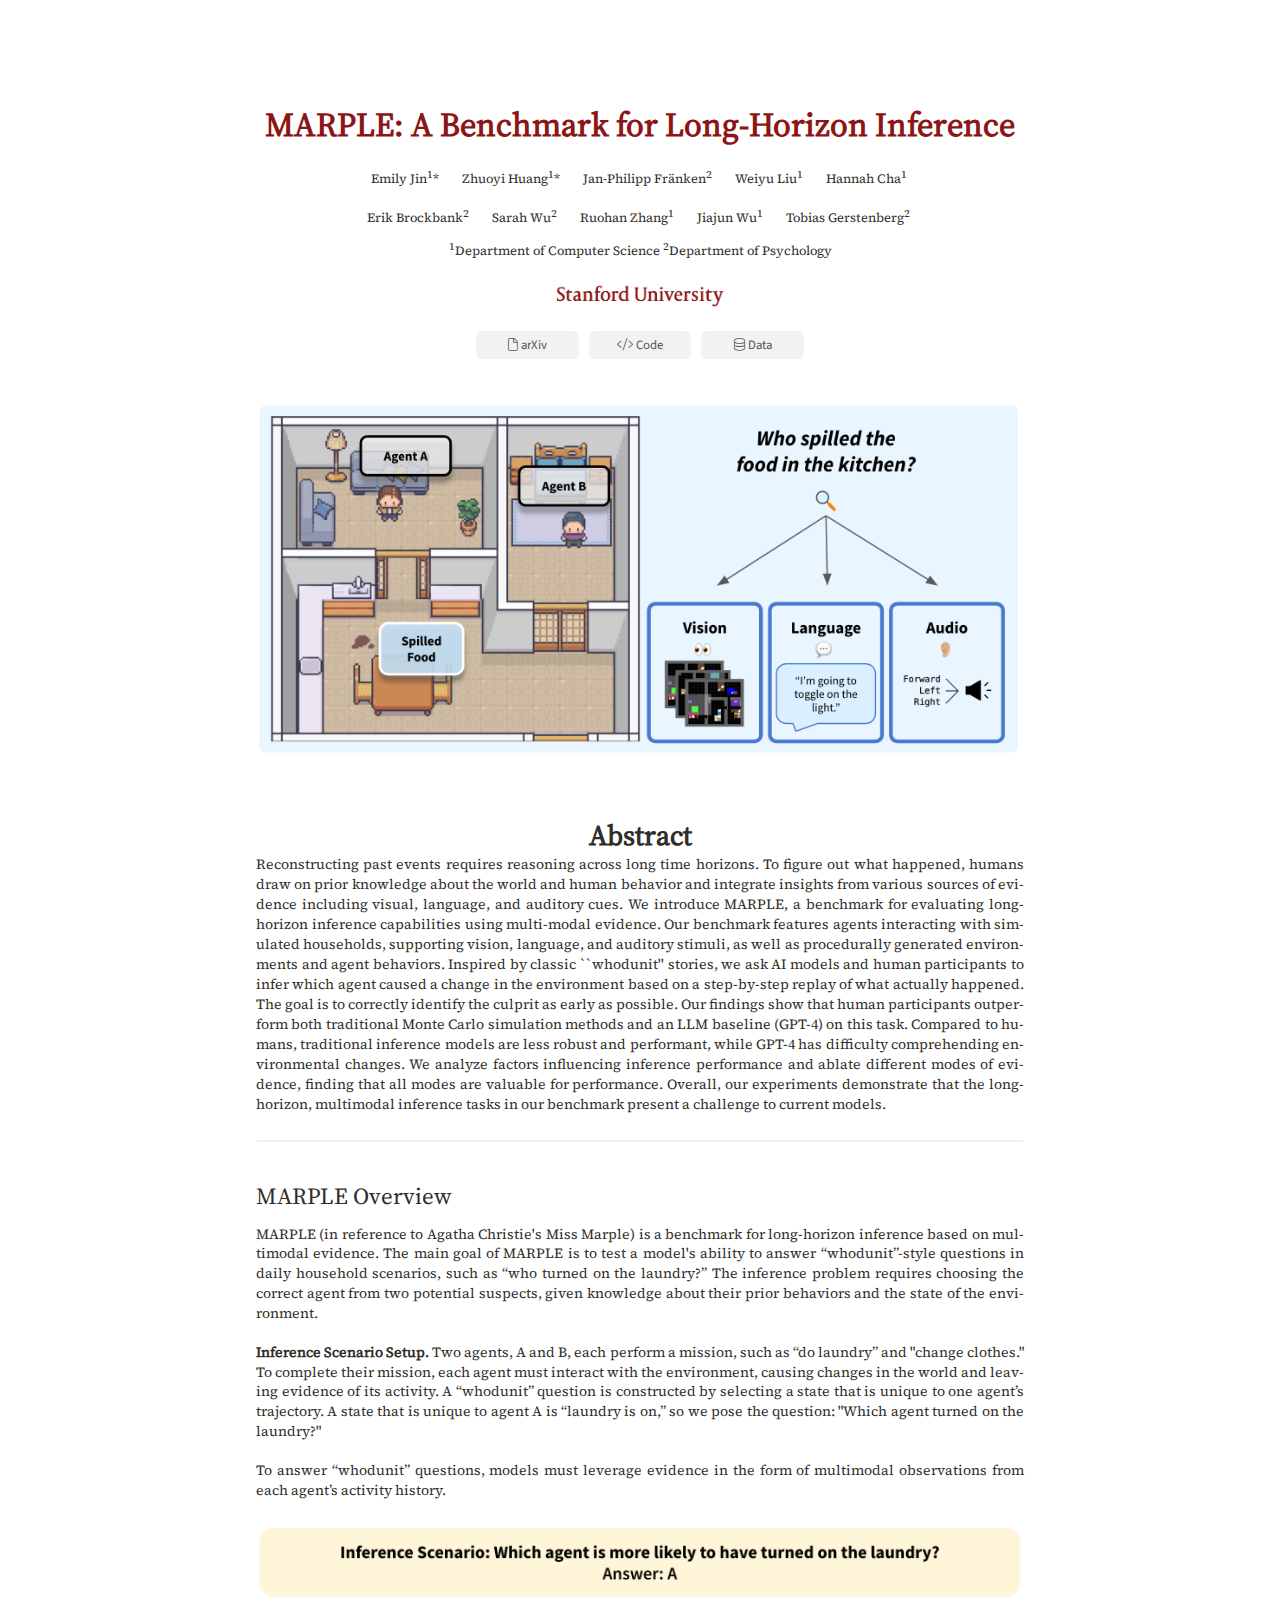
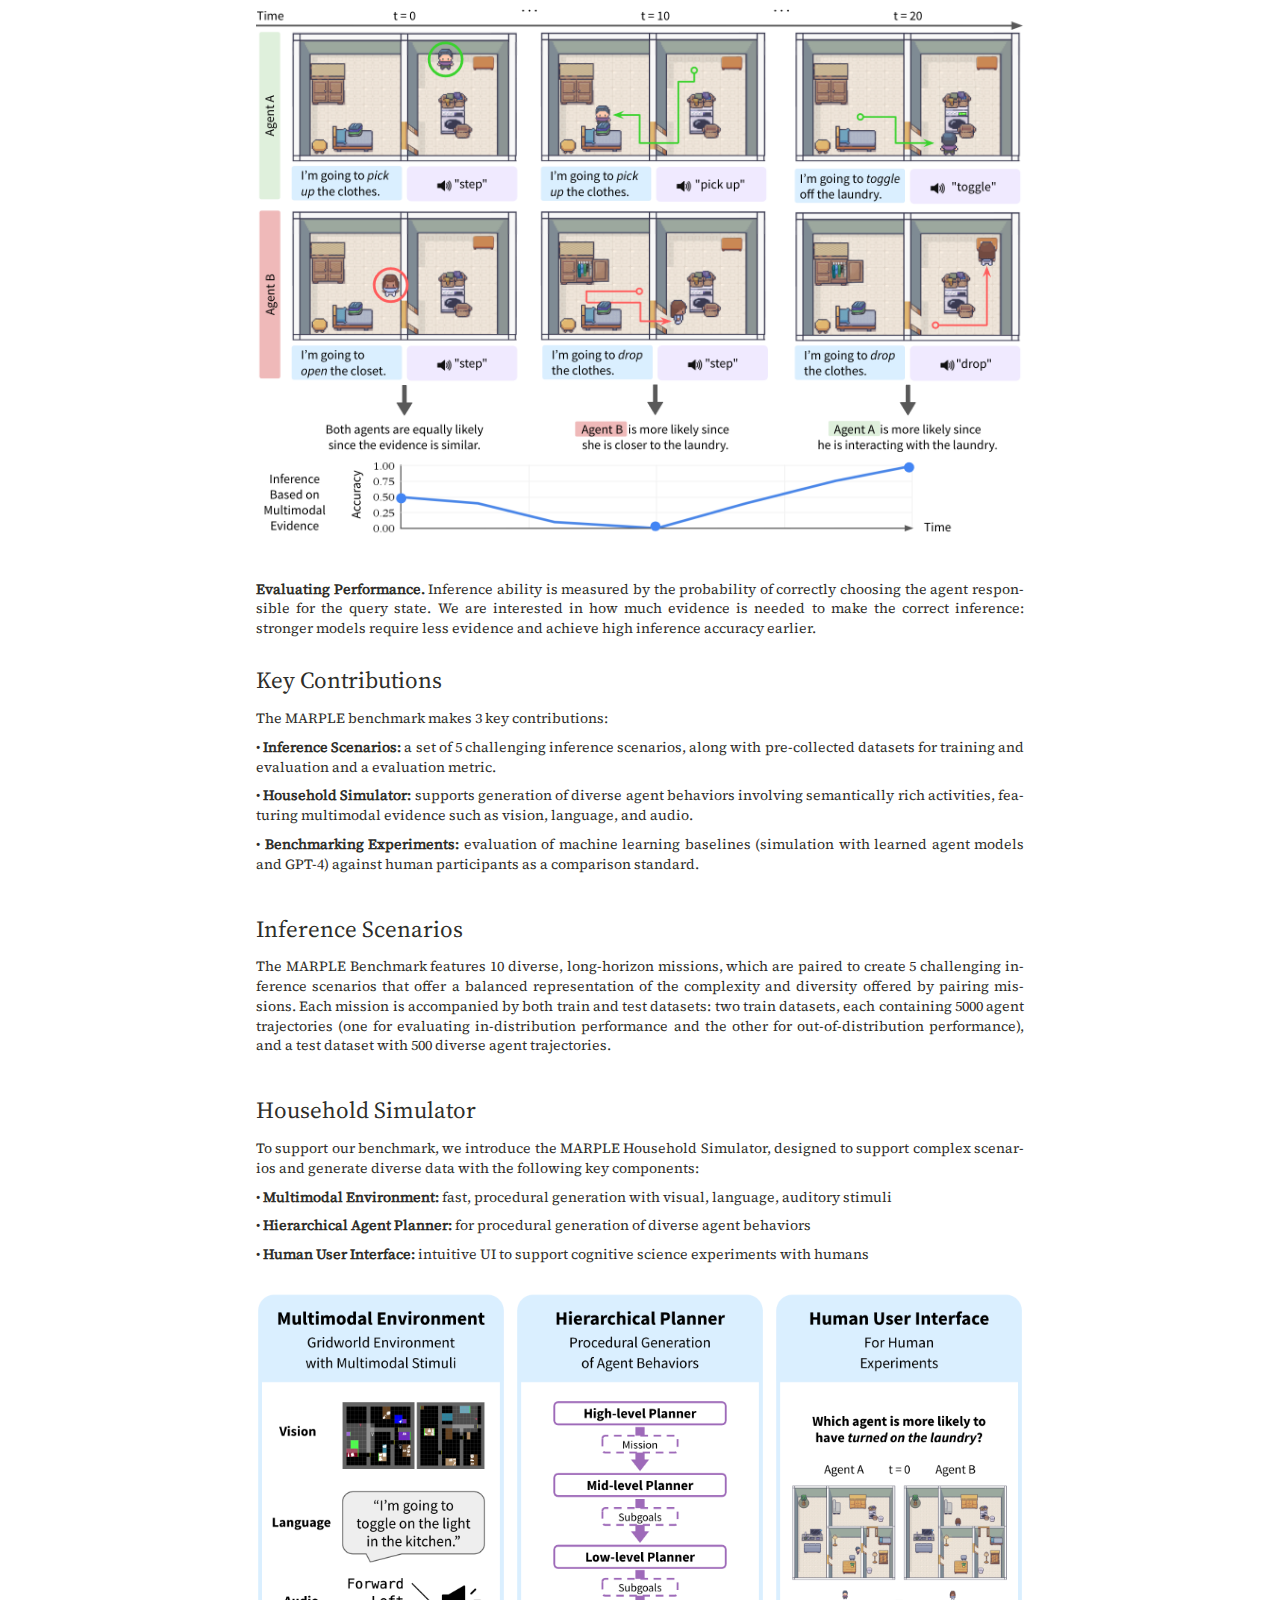
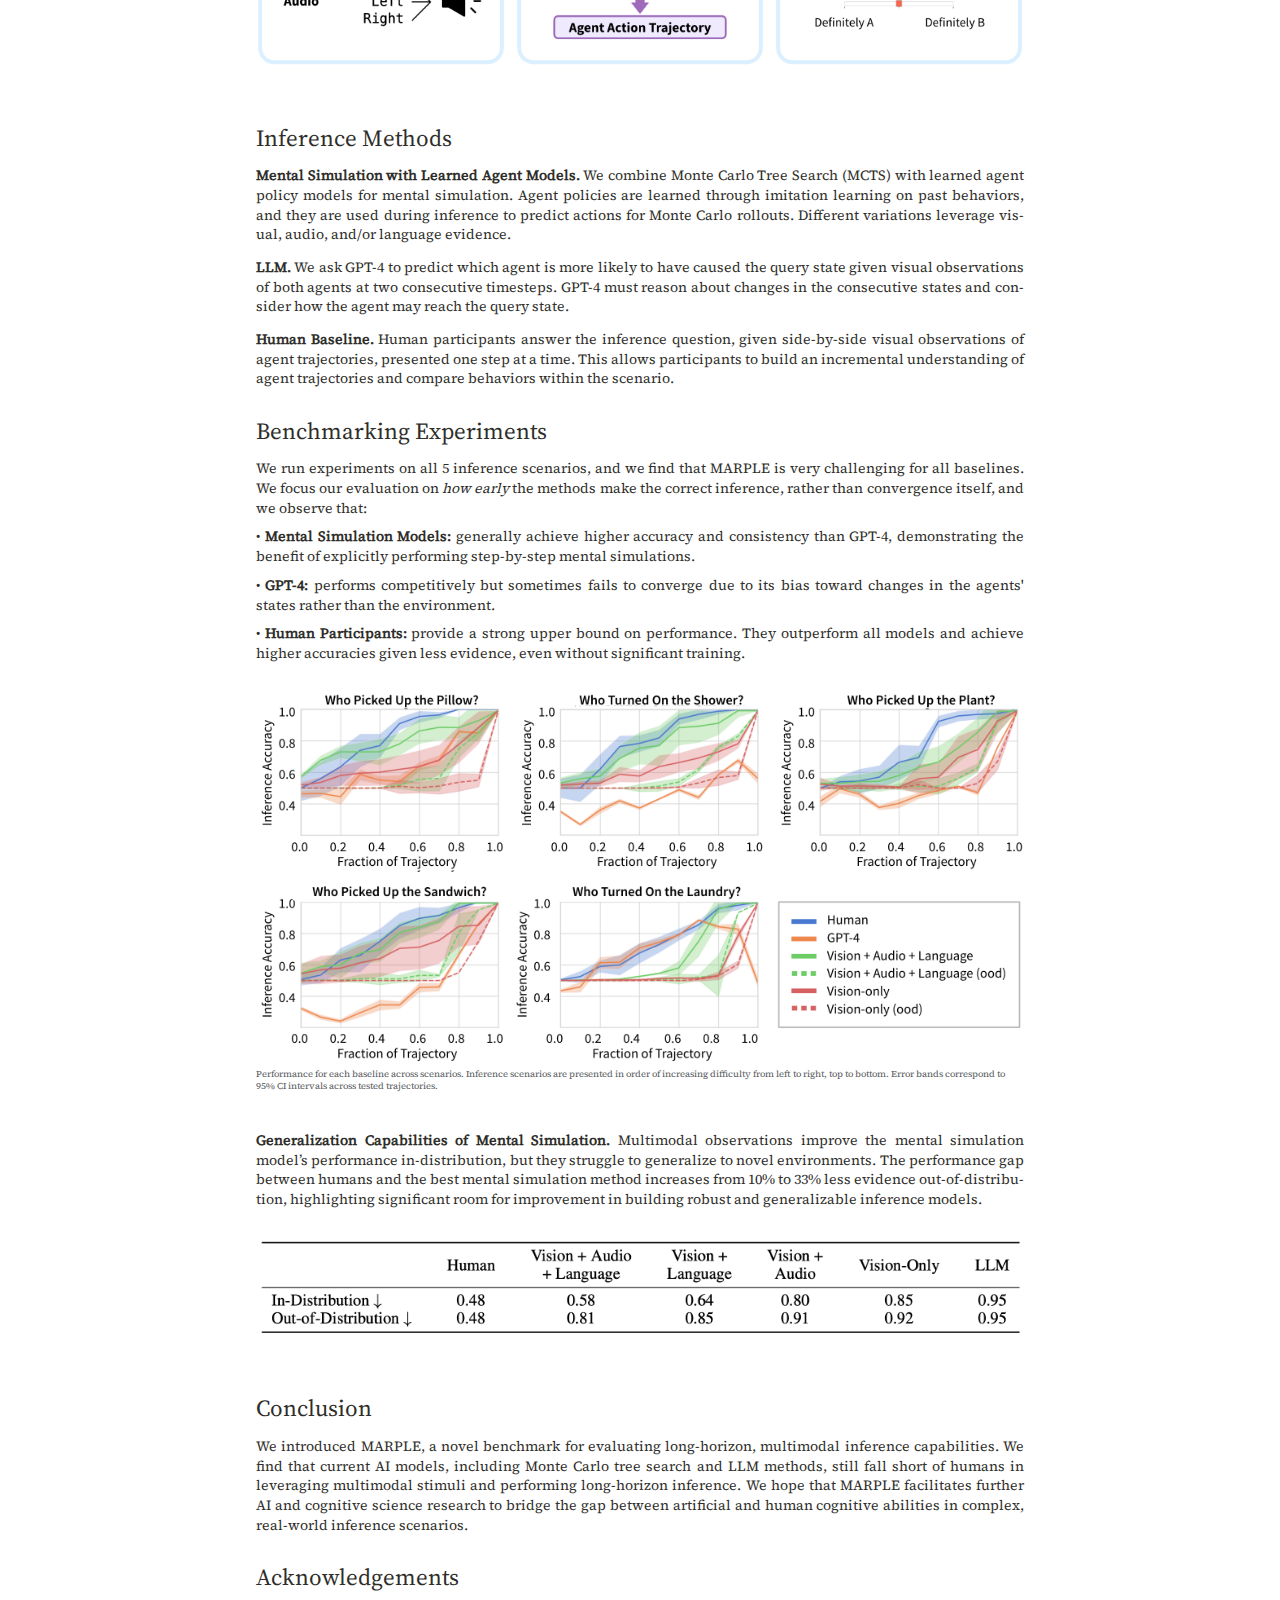
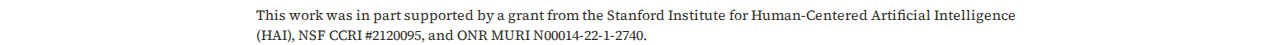
<file: projects/marple.html>
<!DOCTYPE html>
<html lang="en">
<head>
    <meta charset="UTF-8">
    <meta name="viewport" content="width=device-width, initial-scale=1.0">
    <title>MARPLE | A Benchmark for Long-Horizon Inference</title>
    <link rel="stylesheet" href="static/marple_assets/css/main.css">
    <link rel="apple-touch-icon" sizes="180x180" href="/apple-touch-icon.png">
    <link rel="icon" type="image/png" sizes="32x32" href="/favicon-32x32.png">
    <link rel="icon" type="image/png" sizes="16x16" href="/favicon-16x16.png">
    <link rel="manifest" href="/site.webmanifest">

    <meta property="og:type" content="website"/>
    <meta property="og:image" content="https://emilyzjin.github.io/projects/static/marple_assets/img/card.png"/>
    <meta property="og:image:type" content="image/png">
    <meta property="og:url" content="https://emilyzjin.github.io/projects/marple.html"/>
    <meta property="og:title" content="MARPLE"/>
    <meta property="og:description" content="A Benchmark for Long-Horizon Inference"/>

    <!-- twitter card -->
    <meta name="twitter:card" content="summary_large_image"/>
    <meta name="twitter:title" content="MARPLE"/>
    <meta name="twitter:description"
          content="A Benchmark for Long-Horizon Inference"/>
    <meta name="twitter:creator" content="@emilyzjin"/>

    <meta property="og:type" content="article"/>
    <meta property="article:section" content="Research"/>
    <meta property="article:tag" content="Benchmark"/>
    <meta property="article:tag" content="Inference"/>
    <meta property="article:tag" content="Machine Learning"/>

</head>
<body> 

<div id="title_slide">
    <div class="title_left">
        <h1>MARPLE: A Benchmark for Long-Horizon Inference</h1>
        <div class="author-container">
            <div class="author-name"><a href="https://emilyzjin.github.io/" target="_blank">Emily Jin<sup>1</sup>*</a></div>
            <div class="author-name"><a href="https://www.linkedin.com/in/zhuoyi-huang" target="_blank">Zhuoyi Huang<sup>1</sup>*</a></div>
            <div class="author-name"><a href="https://janphilippfranken.github.io/" target="_blank">Jan-Philipp Fränken<sup>2</sup></a></div>
            <div class="author-name"><a href="http://weiyuliu.com/" target="_blank">Weiyu Liu<sup>1</sup></a></div>   
            <div class="author-name"><a href="https://www.linkedin.com/in/hannah-cha" target="_blank">Hannah Cha<sup>1</sup></a></div>  
        </div>

        <div class="author-container">            
            <div class="author-name"><a href="https://www.erikbrockbank.com/" target="_blank">Erik Brockbank<sup>2</sup></a></div>   
            <div class="author-name"><a href="https://sarahawu.github.io/" target="_blank">Sarah Wu<sup>2</sup></a></div>   
            <div class="author-name"><a href="https://ai.stanford.edu/~zharu/" target="_blank">Ruohan Zhang<sup>1</sup></a></div>
            <div class="author-name"><a href="https://jiajunwu.com/" target="_blank">Jiajun Wu<sup>1</sup></a></div>
            <div class="author-name"><a href="https://cicl.stanford.edu/member/tobias_gerstenberg/" target="_blank">Tobias Gerstenberg<sup>2</sup></a></div>
        </div>
        <div class="affiliation">
            <p>
                <sup>1</sup>Department of Computer Science 
                <sup>2</sup>Department of Psychology
                <br><br>
                <img src="static/marple_assets/logos/SUSig-red.png" style="height: 40px">
            </p>
        </div>
        <div class="button-container" style="text-align: center;">
            <a href="https://arxiv.org/abs/2410.01926" target="_blank" class="button"><i class="fa-light fa-file"></i>&emsp14;arXiv</a>
            <a href="https://github.com/marple-benchmark/marple" target="_blank" class="button"><i
                    class="fa-light fa-code"></i>&emsp14;Code</a>  
            <a href="https://drive.google.com/drive/folders/1zXsErNVOMYjBMWzTnmZS4e4aIljWlRce?usp=sharing" target="_blank" class="button"><i
                    class="fa-light fa-database"></i>&emsp14;Data</a>
        </div>

        <br>

        <div class="allegrofail">
            <div class="video_container">
                <image src="static/marple_assets/img/overview.png" width="100%">
                    <source src="static/marple_assets/img/overview.png">
                </image>
            </div>  
        </div>         
        <br>

        <div id="abstract">
            <h1>Abstract</h1>
            <p style="text-align: justify;">
                Reconstructing past events requires reasoning across long time horizons. To figure out what happened, 
                humans draw on prior knowledge about the world and human behavior and integrate insights from various 
                sources of evidence including visual, language, and auditory cues. We introduce MARPLE, a benchmark for 
                evaluating long-horizon inference capabilities using multi-modal evidence. Our benchmark features agents 
                interacting with simulated households, supporting vision, language, and auditory stimuli, as well as 
                procedurally generated environments and agent behaviors. Inspired by classic ``whodunit'' stories, we ask 
                AI models and human participants to infer which agent caused a change in the environment based on a 
                step-by-step replay of what actually happened. The goal is to correctly identify the culprit as early as possible. 
                Our findings show that human participants outperform both traditional Monte Carlo simulation methods and an 
                LLM baseline (GPT-4) on this task. Compared to humans, traditional inference models are less robust and performant, 
                while GPT-4 has difficulty comprehending environmental changes. We analyze factors influencing inference performance 
                and ablate different modes of evidence, finding that all modes are valuable for performance. Overall, our 
                experiments demonstrate that the long-horizon, multimodal inference tasks in our benchmark present a challenge 
                to current models. 
            </p>
        </div>
    </div>
</div>
<hr class="rounded">
<div id="overview">
    <h1 font-weight: bold;>MARPLE Overview</h1>
    <p style="text-align: justify;">
        MARPLE (in reference to Agatha Christie's Miss Marple) is a benchmark for long-horizon inference 
        based on multimodal evidence. The main goal of MARPLE is to test a model's ability to answer 
        “whodunit”-style questions in daily household scenarios, such as “who turned on the laundry?” 
        The inference problem requires choosing the correct agent from two potential suspects, given 
        knowledge about their prior behaviors and the state of the environment. 
        
        <br><br>

        <b>Inference Scenario Setup.</b> Two agents, A and B, each perform a mission, such as “do laundry” and "change clothes."
        To complete their mission, each agent must interact with the environment, causing changes in the world and leaving evidence of its activity. 
        A “whodunit” question is constructed by selecting a state that is unique to one agent’s trajectory. A state that is unique to agent A is 
        “laundry is on,” so we pose the question: "Which agent turned on the laundry?"

        <br><br>
        
        To answer “whodunit” questions, models must leverage evidence in the form of multimodal observations from each agent’s activity history. 

        <div class="allegrofail">
            <div class="video_container">
                <image  id="inference_process" src="static/marple_assets/img/inference_process.png" alt="Inference Process" width="100%"></image>
            </div>  
        </div>
    </p>
    <p style="text-align: justify;">
        <!-- <br><br> -->
        <b>Evaluating Performance.</b> Inference ability is measured by the probability of correctly choosing the agent responsible for the query state. 
        We are interested in how much evidence is needed to make the correct inference: stronger models require less evidence and achieve high inference accuracy earlier.    

    </p> 

    <h1 font-weight: bold;">Key Contributions</h1>
    <p style="text-align: justify;">
    <style>
        .inline-bullet {
            display: block;
            list-style-type: disc;
            /* padding-left: 10px;
            margin-right: 10px; */
        }
        .inline-bullet:before {
            content: "• ";
        }
    </style>
        The MARPLE benchmark makes 3 key contributions:        
        <span class="inline-bullet"><b>Inference Scenarios:</b> a set of 5 challenging inference scenarios, along with pre-collected datasets for training and evaluation and a evaluation metric.</span>
        <span class="inline-bullet"><b>Household Simulator:</b> supports generation of diverse agent behaviors involving semantically rich activities, featuring multimodal evidence such as vision, language, and audio.</span>
        <span class="inline-bullet"><b>Benchmarking Experiments:</b> evaluation of machine learning baselines (simulation with learned agent models and GPT-4) against human participants as a comparison standard.</span>
    <p>

    <h1 font-weight: bold;>Inference Scenarios</h1>
    <p style="text-align: justify;">    
        The MARPLE Benchmark features 10 diverse, long-horizon missions, which are paired to create 5 
        challenging inference scenarios that offer a balanced representation of the complexity and diversity 
        offered by pairing missions. Each mission is accompanied by both train and test datasets: two 
        train datasets, each containing 5000 agent trajectories (one for evaluating in-distribution 
        performance and the other for out-of-distribution performance), and a test dataset with 500 
        diverse agent trajectories.      
    <p>


    <h1 font-weight: bold;>Household Simulator</h1>

    <p style="text-align: justify;">
    <style>
        .inline-bullet {
            display: block;
            list-style-type: disc;
            /* padding-left: 10px;
            margin-right: 10px; */
        }
        .inline-bullet:before {
            content: "• ";
        }
    </style>
        To support our benchmark, we introduce the MARPLE Household Simulator, designed to support complex scenarios and generate diverse data with the following key components:
        <span class="inline-bullet"><b>Multimodal Environment:</b> fast, procedural generation with visual, language, auditory stimuli</span>
        <span class="inline-bullet"><b>Hierarchical Agent Planner:</b> for procedural generation of diverse agent behaviors</span>
        <span class="inline-bullet"><b>Human User Interface:</b> intuitive UI to support cognitive science experiments with humans</span>

        <div class="allegrofail">
            <div class="video_container">
                <image id="household_simulator" src="static/marple_assets/img/household_simulator.png" alt="Simulator Backend" style="width: 100%; height: auto;">
                <!-- <div class="caption">
                    <p> MARPLE Household Simulator (backend). Given a mission and environment configuration file, 
                        the simulator procedurally generates an environment with multimodal support.
                    </p>
                </div> -->
            </div>  
        </div> 
        <!-- <div class="allegrofail">
            <div class="video_container">
                <image id="planner" src="static/marple_assets/img/planner.png" alt="Agent Planner" style="width: 50%; height: auto; text-align: center;"></image>
                <div class="caption">
                    <p> A hierarchical planner for procedural generation of agent behaviors. A high-level planner samples a mission, 
                        a finite state machine breaks it into subgoals, and a low-level planner determines an action sequence.
                    </p>
                </div>
            </div>
        </div>      -->
    </p> 

    <h1 font-weight: bold;>Inference Methods</h1>
    <p style="text-align: justify;">
        <b>Mental Simulation with Learned Agent Models.</b> We combine Monte Carlo Tree Search (MCTS) with learned agent policy models for mental simulation. 
        Agent policies are learned through imitation learning on past behaviors, and they are used during inference to predict actions for Monte Carlo 
        rollouts. Different variations leverage visual, audio, and/or language evidence.
        <!-- This inference method uses Monte Carlo Tree Search (MCTS) combined with learned agent policy models for mental simulation. 
        We learn agent policy models using imitation learning on past agent behaviors. During inference, this method performs multiple Monte Carlo rollouts given evidence from a specified timestep, using the learned policy model 
        to predicts actions and calculates the probability of each agent reaching the query state. Four variations of this baseline method are 
        explored, which leverage visual, audio, and/or language evidence. -->

    </p>

    <p style="text-align: justify;">
        <b>LLM.</b> We ask GPT-4 to predict which agent is more likely to have caused the query state given visual observations of both agents at 
        two consecutive timesteps. GPT-4 must reason about changes in the consecutive states and consider how the agent may reach the query state. 
        <!-- The states are represented by a standard scene graph representation, containing a set of nodes (representing an agent or object) and 
        directed edges (representing object states and physical relations). -->
    </p>

    <p style="text-align: justify;">
        <b>Human Baseline.</b> Human participants answer the inference question, given side-by-side visual observations of agent trajectories, presented one step at a time. 
        This allows participants to build an incremental understanding of agent trajectories and compare behaviors within the scenario.

        <!-- <div class="allegrofail">
            <div class="video_container">
                <image id="human_ui" src="static/marple_assets/img/human_ui.png" alt="Human UI" style="width: 100%; height: auto;">
            </div>
        </div>    -->
    </p>

    <h1 font-weight: bold;>Benchmarking Experiments</h1>
    <p style="text-align: justify;">
        <style>
            .inline-bullet {
                display: block;
                list-style-type: disc;
                padding-top: 9px;
                /* padding-left: 10px;
                margin-right: 10px; */
            }
            .inline-bullet:before {
                content: "• ";
            }
        </style>
        We run experiments on all 5 inference scenarios, and we find that MARPLE is very challenging for all baselines. 
        We focus our evaluation on <i>how early</i> the methods make the correct inference, rather than convergence itself, and we observe that:

        <span class="inline-bullet"><b>Mental Simulation Models:</b> generally achieve higher accuracy and consistency than GPT-4, demonstrating the benefit of explicitly performing step-by-step mental simulations.</span>
        <span class="inline-bullet"><b>GPT-4:</b> performs competitively but sometimes fails to converge due to its bias toward changes in the agents' states rather than the environment.</span>
        <span class="inline-bullet"><b>Human Participants:</b> provide a strong upper bound on performance. They outperform all models and achieve higher accuracies given less evidence, even without significant training.</span>

        <div class="allegrofail">
            <div class="video_container">
                <image id="main_results" src="static/marple_assets/img/main_results.png" alt="Inference Accuracy" style="width: 100%; height: auto;">
                <div class="caption">
                    <p> Performance for each baseline across scenarios. Inference scenarios are presented in order of increasing difficulty from left to right, top to bottom. Error bands correspond to 95% CI intervals across tested trajectories.
                    </p>
                </div>
            </div>
        </div>
    </p> 
    <p style="text-align: justify;">
        <b>Generalization Capabilities of Mental Simulation.</b> Multimodal observations improve the mental simulation model’s performance in-distribution, 
        but they struggle to generalize to novel environments. The performance gap between humans and the best mental simulation method increases from 10% to 33% less evidence out-of-distribution, 
        highlighting significant room for improvement in building robust and generalizable inference models.

        <div class="allegrofail">
            <div class="video_container">
                <image id="generalization_results" src="static/marple_assets/img/generalization_results.png" alt="Generalization Accuracy" style="width: 100%; height: auto;">
            </div>
        </div>
    </p>

    <h1 font-weight: bold;>Conclusion</h1>
    <p style="text-align: justify;">
        We introduced MARPLE, a novel benchmark for evaluating long-horizon, multimodal inference capabilities. 
        We find that current AI models, including Monte Carlo tree search and LLM methods, still fall short of 
        humans in leveraging multimodal stimuli and performing long-horizon inference. We hope that MARPLE 
        facilitates further AI and cognitive science research to bridge the gap between artificial and human 
        cognitive abilities in complex, real-world inference scenarios.
    </p>

    <h1 font-weight: bold;>Acknowledgements</h1>
    <p> This work was in part supported by a grant from the Stanford Institute for Human-Centered Artificial Intelligence (HAI), NSF CCRI #2120095, and ONR MURI N00014-22-1-2740.
    </p>

    <!-- <h1>BibTeX</h1>
    <p class="bibtex">@article{TODO,<br>
        &nbsp;&nbsp;&nbsp;&nbsp;title &nbsp;&nbsp;= {MARPLE: A Benchmark for Long-Horizon Inference},<br>
        &nbsp;&nbsp;&nbsp;&nbsp;author &nbsp;= {Emily Jin, Zhuoyi Huang, Jan-Philipp Fränken, Weiyu Liu, 
            Hannah Cha, Erik Brockbank, Sarah Wu, Ruohan Zhang, Jiajun Wu, and Tobias Gerstenberg
        },<br>
        &nbsp;&nbsp;&nbsp;&nbsp;year &nbsp;&nbsp;&nbsp;= {2024},<br>
        &nbsp;&nbsp;&nbsp;&nbsp;journal = {arXiv preprint arXiv: }<br>
        }
    </p>
    <br> -->
</div>
</body>

<script src="static/marple_assets/js/full_screen_video.js"></script>
<script src="static/marple_assets/js/carousel.js"></script>
</html>
</file>
<file: projects/static/marple_assets/css/main.css>
@import url("source_serif_4.css");
@import url("source_sans_3.css");
@import url("academicons.min.css");
@import url("../fontawesome/css/fontawesome.css");
@import url("../fontawesome/css/brands.css");
@import url("../fontawesome/css/light.css");

* {
    margin: 0px;
    padding: 0px;
}

body {
    background: rgba(255, 255, 255);
}

/* Custom styles to create a full-page image */
body, html {
    height: 100%;
    margin: 0;
    padding: 0;
}

.full-page-image {
    background-image: url('../img/full_screen.png');
    background-size: cover;
    background-position: center;
    height: 100%;
    width: 100%;
    position: relative;
}

.overlay {
    /* Add a semi-transparent overlay to the image if needed */
    background-color: rgba(0, 0, 0, 0.2);
    position: absolute;
    top: 0;
    bottom: 0;
    left: 0;
    right: 0;
    z-index: 1;
}

.content {
    /* Center your content vertically and horizontally */
    position: absolute;
    bottom: 0;
    /* right: 25; */
    /* transform: translate(-50%, -50%); */
    z-index: 2;
    color: #fff; /* Set the color for your content */
    background-color: rgba(0, 0, 0, 0.4);
}

.banner-state {
    height: 350px; /* or whatever height you want for the banner */
    transition: height 1s ease;
}

.no-content .content {
    opacity: 0;
    transition: opacity 1s ease;
}

#bg-video {
    position: absolute;
    top: 0;
    left: 0;
    width: 100%;
    height: 100%;
    object-fit: cover;
    opacity: 0;
    transition: opacity 1.0s ease;
}

#title_slide {
    display: flex;
    flex-wrap: nowrap;
    margin-bottom: 2vw;
}

.title_left {
    padding-top: 8vw;
    filter: none;
}

.title_right {
    padding-top: 8.5vw;
    padding-left: 10vw;
    padding-right: 3vw;
}

.title_right > img {
    max-width: 62.5vw;
    max-height: 62.5vh;
}

.title_right > p {
    color: #2E2D29;
    font-family: "Source Serif 4", serif;
    font-weight: normal;
    text-align: center;
    font-size: 0.65vw;
}

.title_left > h1 {
    color: #8C1515;
    font-family: "Source Serif 4", serif;
    font-weight: bold;
    font-size: 2.6vw;
    text-align: center;
}

#abstract {
    mix-blend-mode: normal;
    color: #2E2D29;
    font-family: "Source Serif 4", serif;
    font-weight: normal;
    font-size: 1.1vw;
    width: 60.0%;
    padding-top: 2vw;
    margin-left: auto;
    margin-right: auto;
    hyphens: auto;
}

#abstract h1 {
    text-align: center;
}


.author-container {
    color: #2E2D29;
    font-family: "Source Serif 4", serif;
    font-weight: normal;
    font-size: 1vw;
    padding-top: 1.5vw;
    justify-items: center;
    justify-content: center;
    text-align: center;
    display: grid;
    grid-template-columns: auto auto auto auto auto auto;
}

.author-name {
    text-align: center;
    padding-right: 1.0vw;
    padding-left: 0.8vw;
    color: #2E2D29; 
}

.contribution {
    color: rgba(0, 0, 0, 0.5);
    font-family: "Source Serif 4", serif;
    font-weight: normal;
    font-size: 0.67vw;
    padding-top: 1.0vw;
    text-align: center;
}

.affiliation {
    color: #2E2D29;
    font-family: "Source Serif 4", serif;
    font-weight: normal;
    font-size: 1vw;
    padding-top: 1.0vw;
    text-align: center;
}

.venue {
    color: #2E2D29;
    font-family: "Source Serif 4", serif;
    font-weight: normal;
    font-size: 1vw;
    padding-bottom: 0.5vw;
    text-align: center;
}


.button-container {
    color: #53565A;
    justify-items: center;
    padding-top: 0.8vw;
    justify-content: center;
    display: flex;
}

.button {
    color: #53565A;
    font-family: "Source Sans 3", serif;
    border-radius: 0.5vw;
    width: 8vw;
    height: 2.2vw;
    margin-left: 0.4vw;
    margin-right: 0.4vw;
    text-align: center;
    display: flex;
    justify-content: center;
    align-items: center;
    font-size: 1.0vw;
    horiz-align: right;
    vertical-align: middle;
    border: solid 0px transparent;
    background-color: #f2f2f2;
}

.button:hover {
    background-color: #f2f2f2;
    filter: brightness(97%);
}

* {
    box-sizing: border-box
}

/* Slideshow container */
.slideshow-container {
    position: relative;
    margin: auto;
    padding-top: 10px;
    width: 60.0%;
}

/* Hide the images by default */
.mySlides {
    display: none;
}

.mySlides > video {
    border-radius: 0.5vw;
}

/* Next & previous buttons */
.prev, .next {
    cursor: pointer;
    position: absolute;
    top: 50%;
    width: auto;
    margin-top: -22px;
    padding: 16px;
    color: white;
    font-weight: bold;
    font-size: 18px;
    transition: 0.6s ease;
    border-radius: 0 3px 3px 0;
    user-select: none;
}

/* Position the "next button" to the right */
.next {
    right: 0;
    border-radius: 3px 0 0 3px;
}

/* On hover, add a black background color with a little bit see-through */
.prev:hover, .next:hover {
    background-color: rgba(0, 0, 0, 0.8);
}

/* Caption text */
.text {
    color: #f2f2f2;
    font-size: 15px;
    padding: 8px 12px;
    position: absolute;
    bottom: 8px;
    width: 100%;
    text-align: center;
    background-color: rgba(0, 0, 0, 0.4);
}

/* Number text (1/3 etc) */
.numbertext {
    color: #f2f2f2;
    font-size: 12px;
    padding: 8px 12px;
    position: absolute;
    top: 0;
}

/* The dots/bullets/indicators */
.dot {
    cursor: pointer;
    height: 15px;
    width: 15px;
    margin: 0 2px;
    background-color: #bbb;
    border-radius: 50%;
    display: inline-block;
    transition: background-color 0.6s ease;
}

.active, .dot:hover {
    background-color: #717171;
}

/* Fading animation */
.fade {
    animation-name: fade;
    animation-duration: 1.5s;
}

@keyframes fade {
    from {
        opacity: .4
    }
    to {
        opacity: 1
    }
}

.date {
    color: #FFFFFF;
    font-family: "Source Serif 4", serif;
    font-weight: normal;
    font-size: 0.93vw;
    padding-top: 18vh;
    padding-left: 2.8vw;
}

a, a:hover, a:focus, a:active {
    text-decoration: none;
    color: inherit;
}

/* https://html-online.com/articles/gradient-background-buttons-css-html/ */
.gradient-button {
    text-align: center;
    background-size: 200% auto;
    transition: all 0.3s cubic-bezier(.25, .8, .25, 1);
    cursor: pointer;
    text-decoration: none;
}

.gradient-button:hover {
    background-position: right center;
}

/* https://codepen.io/postor/pen/vYpNYg */
.arrows {
    width: 60px;
    height: 72px;
    position: relative;
    left: 50%;
    margin-left: -30px;
    bottom: 90px;
}

.arrows path {
    stroke: #f8f8f8;
    fill: transparent;
    stroke-width: 0.06vw;
    animation: arrow 6s infinite;
    -webkit-animation: arrow 6s infinite;
}

@keyframes arrow {
    0% {
        opacity: 0
    }
    40% {
        opacity: 1
    }
    80% {
        opacity: 0
    }
    100% {
        opacity: 0
    }
}

@-webkit-keyframes arrow /*Safari and Chrome*/
{
    0% {
        opacity: 0
    }
    40% {
        opacity: 1
    }
    80% {
        opacity: 0
    }
    100% {
        opacity: 0
    }
}

.arrows path.a1 {
    animation-delay: -1s;
    -webkit-animation-delay: -1s; /* Safari 和 Chrome */
}

.arrows path.a2 {
    animation-delay: -0.5s;
    -webkit-animation-delay: -0.5s; /* Safari 和 Chrome */
}

.arrows path.a3 {
    animation-delay: 0s;
    -webkit-animation-delay: 0s; /* Safari 和 Chrome */
}

#overview {
    padding-top: 1vw;
}

hr.rounded {
    background: #f2f2f2;
    border-radius: 10px;
    height: 2px;
    width: 60.0%;
    margin-left: auto;
    margin-right: auto;
    mix-blend-mode: normal;
    border: none;
}

#overview h1 {
    color: #2E2D29;
    font-family: "Source Serif 4", serif;
    font-weight: normal;
    font-size: 1.8vw;
    padding-top: 2vw;
    width: 60.0%;
    margin-left: auto;
    margin-right: auto;
}

#overview p {
    padding-top: 1vw;
    color: #2E2D29;
    font-family: "Source Serif 4", serif;
    font-weight: normal;
    font-size: 1.1vw;
    line-height: 1.4;
    width: 60.0%;
    margin-left: auto;
    margin-right: auto;
    word-wrap: break-word;
    hyphens: auto;
    -webkit-font-smoothing: antialiased;
}

#overview summary {
    padding-top: 1vw;
    color: #2E2D29;
    font-family: "Source Serif 4", serif;
    font-weight: normal;
    font-size: 1.1vw;
    line-height: 1.4;
    width: 60.0%;
    margin-left: auto;
    margin-right: auto;
    word-wrap: break-word;
    hyphens: auto;
    -webkit-font-smoothing: antialiased;
}

#overview > .final_paragraph {
    padding-bottom: 3vw;
}

#overview > video {
    max-width: 60.0%;
    max-height: 45%;
    display: block;
    margin-left: auto;
    margin-right: auto;
}


#overview > .video_container {
    max-width: 60.0%;
    max-height: 45%;
    margin-left: auto;
    margin-right: auto;
}

#overview > .video_container > video {
    max-width: 100%;
    max-height: 100%;
    display: block;
}

#overview > .video_container > img {
    margin-top: 1vw;
    max-width: 100%;
    max-height: 100%;
}

#overview > .video_container > .caption {
    margin-top: -1vw;
    max-width: 100%;
    max-height: 100%;
    position: relative;
}

#overview > .video_container > .caption > p {
    width: 100% !important;
    color: #53565A !important;
    font-family: "Source Serif 4", serif;
    font-size: 0.7vw !important;
    font-weight: 500 !important;
}

#overview > .image_container {
    max-width: 60.0%;
    max-height: 45%;
    margin-left: auto;
    margin-right: auto;
}

#overview > .image_container > img {
    max-width: 100%;
    max-height: 100%;
    margin: auto;
    margin-top: 1.5vw;
    display: block;
}

#overview > .image_container > .caption {
    margin-top: 0vw;
    max-width: 100%;
    max-height: 100%;
    position: relative;
}

#overview > .image_container > .caption > p {
    width: 100% !important;
    color: #53565A !important;
    font-family: "Source Serif 4", serif;
    font-size: 0.7vw !important;
    font-weight: 500 !important;
}

.teaser {
    margin-left: auto;
    margin-right: auto;
    display: flex;
    justify-content: center;

}

.teaser > .video_container {
    max-width: 40%;
}

.teaser > .video_container > video {
    max-width: 100%;
    max-height: 100%;
    display: block;
    border-radius: 0.5vw;
}

.approach {
    margin-left: auto;
    margin-right: auto;
    display: flex;
    justify-content: center;
}

.approach > .video_container {
    max-width: 60.0%;
    border-radius: 0.5vw;
}

.approach > .video_container > video {
    max-width: 100%;
    max-height: 100%;
    border-radius: 0.5vw;
}

.approach > .video_container > img {
    max-width: 100%;
    max-height: 100%;
    border-radius: 0.5vw;
}

.approach > .video_container > .caption {
    margin-top: -1vw;
    max-width: 100%;
    max-height: 100%;
    position: relative;
}

.approach > .video_container > .caption > p {
    width: 100% !important;
    color: #53565A !important;
    font-family: "Source Serif 4", serif;
    font-size: 0.7vw !important;
    font-weight: 500 !important;
}

.xarm {
    margin-top: 1.0vw;
    margin-bottom: 1.0vw;
    margin-left: auto;
    margin-right: auto;
    display: flex;
    justify-content: center;
}

.xarm > video {
    max-width: 11%;
    max-height: 22%;
    margin-left: 0.2vw;
    margin-right: 0.2vw;
    border-radius: 0.5vw;
}

.allegroreachtop {
    margin-top: 1.0vw;
    margin-bottom: 0.4vw;
    margin-left: auto;
    margin-right: auto;
    display: flex;
    justify-content: center;
}

.allegroreachtop > video {
    max-width: 11%;
    max-height: 22%;
    margin-left: 0.2vw;
    margin-right: 0.2vw;
    border-radius: 0.5vw;
}

.allegroreachmid {
    margin-top: 0.4vw;
    margin-bottom: 0.4vw;
    margin-left: auto;
    margin-right: auto;
    display: flex;
    justify-content: center;
}

.allegroreachmid > video {
    max-width: 11%;
    max-height: 22%;
    margin-left: 0.2vw;
    margin-right: 0.2vw;
    border-radius: 0.5vw;
}

.allegroreachbot {
    margin-top: 0.4vw;
    margin-bottom: 1.0vw;
    margin-left: auto;
    margin-right: auto;
    display: flex;
    justify-content: center;
}

.allegroreachbot > .video_container {
    max-width: 11%;
    max-height: 22%;
    margin-left: 0.2vw;
    margin-right: 0.2vw;
}

.allegroreachbot > .video_container > video {
    max-width: 100%;
    max-height: 100%;
    border-radius: 0.5vw;
}

.allegroreachbot > .video_container > .caption {
    margin-top: -1vw;
    max-width: 100%;
    max-height: 100%;
    position: relative;
}

.allegroreachbot > .video_container > .caption > p {
    width: 400% !important;
    color: #53565A !important;
    font-family: "Source Serif 4", serif;
    font-size: 0.7vw !important;
    font-weight: 500 !important;
}


.allegroupper {
    margin-top: 1.0vw;
    margin-bottom: 0.4vw;
    margin-left: auto;
    margin-right: auto;
    display: flex;
    justify-content: center;
}

.allegroupper > video {
    max-width: 22%;
    max-height: 22%;
    margin-left: 0.2vw;
    margin-right: 0.2vw;
    border-radius: 0.5vw;
}

.allegrolower {
    margin-top: 0.4vw;
    margin-bottom: 1.0vw;
    margin-left: auto;
    margin-right: auto;
    display: flex;
    justify-content: center;
}

.allegrolower > .video_container {
    max-width: 22%;
    max-height: 22%;
    margin-left: 0.2vw;
    margin-right: 0.2vw;
}

.allegrolower > .video_container > video {
    max-width: 100%;
    max-height: 100%;
    border-radius: 0.5vw;
}

.allegrolower > .video_container > .caption {
    margin-top: -1vw;
    max-width: 100%;
    max-height: 100%;
    position: relative;
}

.allegrolower > .video_container > .caption > p {
    width: 200% !important;
    color: #53565A !important;
    font-family: "Source Serif 4", serif;
    font-size: 0.7vw !important;
    font-weight: 500 !important;
}

.barplot {
    margin-top: 1.0vw;
    margin-bottom: 0.0vw;
    margin-left: auto;
    margin-right: auto;
    display: flex;
    justify-content: center;
}

.barplot > .image_container {
    max-width: 44%;
    max-height: 22%;
    margin-top: auto;
    margin-bottom: auto;
}

.barplot > .image_container > img {
    max-width: 100%;
    max-height: 100%;
}

.barplot > .image_container > .caption {
    margin-left: 0.7vw;
    margin-bottom: 1.0vw;
    max-width: 100%;
    max-height: 100%;
    position: relative;
}

.barplot > .image_container > .caption > p {
    width: 100% !important;
    color: rgb(0, 0, 0) !important;
    font-family: "Source Serif 4", serif;
    font-size: 0.95vw !important;
    font-weight: 600 !important;
}

.scaling {
    margin-top: 0.5vw;
    margin-bottom: 0.0vw;
    margin-left: auto;
    margin-right: auto;
    display: flex;
    justify-content: center;
}

.scaling > .image_container {
    max-width: 44%;
    max-height: 22%;
    margin-top: auto;
    margin-bottom: auto;
}

.scaling > .image_container > img {
    max-width: 100%;
    max-height: 100%;
}

.scaling > .image_container > .caption {
    margin-left: 0.7vw;
    margin-bottom: 1.0vw;
    max-width: 100%;
    max-height: 100%;
    position: relative;
}

.scaling > .image_container > .caption > p {
    width: 100% !important;
    color: rgb(0, 0, 0) !important;
    font-family: "Source Serif 4", serif;
    font-size: 0.95vw !important;
    font-weight: 600 !important;
}

.scaling > video {
    max-width: 60.0%;
    max-height: 22%;
    margin-left: 0.2vw;
    margin-right: 0.2vw;
    border-radius: 0.5vw;
}

.xarmfail {
    margin-top: 1.0vw;
    margin-bottom: 1.0vw;
    margin-left: auto;
    margin-right: auto;
    display: flex;
    justify-content: center;
}

.xarmfail > .video_container {
    margin-top: 1.0vw;
    max-width: 11%;
    max-height: 22%;
    margin-left: 0.2vw;
    margin-right: 0.2vw;
    border-radius: 0.5vw;
}

.xarmfail > .video_container > video {
    max-width: 100%;
    max-height: 100%;
    border-radius: 0.5vw;
}

.xarmfail > .video_container > .caption {
    margin-top: -1vw;
    max-width: 100%;
    max-height: 100%;
    position: relative;
}

.xarmfail > .video_container > .caption > p {
    width: 100% !important;
    color: #53565A !important;
    font-family: "Source Serif 4", serif;
    font-size: 0.7vw !important;
    font-weight: 500 !important;
}

.allegrofail {
    margin-top: 1.0vw;
    margin-bottom: 1.0vw;
    margin-left: auto;
    margin-right: auto;
    display: flex;
    justify-content: center;
}

.allegrofail > .video_container {
    margin-top: 1.0vw;
    max-width: 60.0%;
    margin-left: 0.2vw;
    margin-right: 0.2vw;
    border-radius: 0.5vw;
}

.allegrofail > .video_container > video {
    max-width: 100%;
    max-height: 100%;
    border-radius: 0.5vw;
}

.allegrofail > .video_container > img {
    max-width: 100%;
    max-height: 100%;
    border-radius: 0.5vw;
}

.allegrofail > .video_container > .caption {
    margin-top: -1vw;
    max-width: 100%;
    max-height: 100%;
    position: relative;
}

.allegrofail > .video_container > .caption > p {
    width: 100% !important;
    color: #53565A !important;
    font-family: "Source Serif 4", serif;
    font-size: 0.7vw !important;
    font-weight: 500 !important;
}

.teleop {
    margin-top: 1.0vw;
    margin-bottom: 1.0vw;
    margin-left: auto;
    margin-right: auto;
    display: flex;
    justify-content: center;
}

.teleop > .video_container {
    margin-top: 1.0vw;
    max-width: 22%;
    max-height: 22%;
    margin-left: 0.2vw;
    margin-right: 0.2vw;
    border-radius: 0.5vw;
}

.teleop > .video_container > video {
    max-width: 100%;
    max-height: 100%;
    border-radius: 0.5vw;
}

.teleop > .video_container > .caption {
    margin-top: -1vw;
    max-width: 100%;
    max-height: 100%;
    position: relative;
}

.teleop > .video_container > .caption > p {
    width: 100% !important;
    color: #53565A !important;
    font-family: "Source Serif 4", serif;
    font-size: 0.7vw !important;
    font-weight: 500 !important;
}

.teleop > video {
    max-width: 22%;
    max-height: 22%;
    margin-left: 0.2vw;
    margin-right: 0.2vw;
    border-radius: 0.5vw;
}

.teleopwide {
    margin-top: 1.0vw;
    margin-bottom: 1.0vw;
    margin-left: auto;
    margin-right: auto;
    display: flex;
    justify-content: center;
}

.teleopwide > video {
    max-width: 30%;
    max-height: 22%;
    margin-left: 0.2vw;
    margin-right: 0.2vw;
    border-radius: 0.5vw;
}


#overview > .bibtex {
    font-family: "Courier", monospace;
    font-size: 0.6vw !important;
    color: #2f2f2f;
    background-color: #f2f2f2;
    border: 5px;
    border-color: #2f2f2f;
    border-radius: 10px;
    margin-top: 0.6vw;
    margin-bottom: 3vw;
    padding-top: 0.6vw;
    padding-bottom: 0.6vw;
    vertical-align: center;
    padding-left: 0.5vw;
    padding-right: 0.5vw;
    hyphens: none !important;
    line-height: unset !important;
}

#overview > .dark_mode {
    background-color: #2f2f2f;
    width: 100%;
}

#overview > .dark_mode > p {
    color: rgba(255, 255, 255, 0.92);
!important;
}

#overview > .dark_mode > h1 {
    color: rgba(255, 255, 255, 0.92);
!important;
}

/* Video slider */

@font-face {
    font-family: webflow-icons;
    src: url("[data-uri]") format('truetype');
    font-weight: 400;
    font-style: normal
}

[class*=" w-icon-"], [class^=w-icon-] {
    font-family: webflow-icons !important;
    speak: none;
    font-style: normal;
    font-weight: 400;
    font-variant: normal;
    text-transform: none;
    line-height: 1;
    -webkit-font-smoothing: antialiased;
    -moz-osx-font-smoothing: grayscale
}

.w-icon-slider-right:before {
    content: "\e600"
}

.w-icon-slider-left:before {
    content: "\e601"
}

.w-icon-nav-menu:before {
    content: "\e602"
}

.w-icon-arrow-down:before, .w-icon-dropdown-toggle:before {
    content: "\e603"
}


* {
    -webkit-box-sizing: border-box;
    -moz-box-sizing: border-box;
    box-sizing: border-box
}

html.w-mod-touch * {
    background-attachment: scroll !important
}

.w-hidden {
    display: none
}

.w-button {
    display: inline-block;
    padding: 9px 15px;
    background-color: #3898ec;
    color: #fff;
    border: 0;
    line-height: inherit;
    text-decoration: none;
    cursor: pointer;
    border-radius: 0
}

.w-container {
    margin-left: auto;
    margin-right: auto;
    max-width: 60.0%
}

.w-container:after, .w-container:before {
    content: " ";
    display: table;
    grid-column-start: 1;
    grid-row-start: 1;
    grid-column-end: 2;
    grid-row-end: 2
}

.w-container:after {
    clear: both
}


/* https://www.webdesignersacademy.com/show-and-hide-different-content-on-mobile-devices-desktops/ */
#content-desktop {
    display: block;
}

#content-mobile {
    display: none;
}

@media screen and (max-width: 768px) {

    #content-desktop {
        display: none;
    }

    #content-mobile {
        display: block;
    }

}

.w-background-video {
    position: relative;
    overflow: hidden;
    height: 500px;
    color: #fff
}

.w-background-video > video {
    background-size: cover;
    background-position: 50% 50%;
    position: absolute;
    margin: auto;
    width: 100%;
    height: 100%;
    right: -100%;
    bottom: -100%;
    top: -100%;
    left: -100%;
    object-fit: cover;
    z-index: -100
}

.w-background-video > video::-webkit-media-controls-start-playback-button {
    display: none !important;
    -webkit-appearance: none
}

.w-slider {
    position: relative;
    height: 300px;
    text-align: center;
    background: #ddd;
    clear: both;
    -webkit-tap-highlight-color: transparent;
    tap-highlight-color: rgba(0, 0, 0, 0)
}

.w-slider-mask {
    position: relative;
    display: block;
    overflow: hidden;
    z-index: 1;
    left: 0;
    right: 0;
    height: 100%;
    white-space: nowrap
}

.w-slide {
    position: relative;
    display: inline-block;
    vertical-align: top;
    width: 60%;
    height: 80%;
    white-space: normal;
    text-align: left
}

.w-slider-nav {
    position: absolute;
    z-index: 2;
    top: auto;
    right: 0;
    bottom: 0;
    left: 0;
    margin: auto;
    padding-top: 10px;
    height: 40px;
    text-align: center;
    -webkit-tap-highlight-color: transparent;
    tap-highlight-color: rgba(0, 0, 0, 0)
}

.w-slider-nav.w-round > div {
    border-radius: 100%
}

.w-slider-nav.w-num > div {
    width: auto;
    height: auto;
    padding: .2em .5em;
    font-size: inherit;
    line-height: inherit
}

.w-slider-nav.w-shadow > div {
    box-shadow: 0 0 3px rgba(51, 51, 51, .4)
}

.w-slider-nav-invert {
    color: #fff
}

.w-slider-nav-invert > div {
    background-color: rgba(34, 34, 34, .4)
}

.w-slider-nav-invert > div.w-active {
    background-color: #222
}

.w-slider-dot {
    position: relative;
    display: inline-block;
    width: 0.6vw;
    height: 0.6vw;
    background-color: rgba(255, 255, 255, .4);
    cursor: pointer;
    margin: 0 3px .5em;
    transition: background-color .1s, color .1s
}

.w-slider-dot.w-active {
    background-color: #fff
}

.w-slider-dot:focus {
    outline: 0;
    box-shadow: 0 0 0 2px #fff
}

.w-slider-dot:focus.w-active {
    box-shadow: none
}

.w-slider-arrow-left, .w-slider-arrow-right {
    position: absolute;
    width: 80px;
    top: 0;
    right: 0;
    bottom: 0;
    left: 0;
    margin: auto;
    cursor: pointer;
    overflow: hidden;
    color: #fff;
    font-size: 40px;
    -webkit-tap-highlight-color: transparent;
    tap-highlight-color: rgba(0, 0, 0, 0);
    -webkit-user-select: none;
    -moz-user-select: none;
    -ms-user-select: none;
    user-select: none
}

.w-slider-arrow-left [class*=' w-icon-'], .w-slider-arrow-left [class^=w-icon-], .w-slider-arrow-right [class*=' w-icon-'], .w-slider-arrow-right [class^=w-icon-] {
    position: absolute
}

.w-slider-arrow-left:focus, .w-slider-arrow-right:focus {
    outline: 0
}

.w-slider-arrow-left {
    z-index: 3;
    right: auto
}

.w-slider-arrow-right {
    z-index: 4;
    left: auto
}

.w-icon-slider-left, .w-icon-slider-right {
    top: 0;
    right: 0;
    bottom: 0;
    left: 0;
    margin: auto;
    width: 1em;
    height: 1em
}

.w-slider-aria-label {
    border: 0;
    clip: rect(0 0 0 0);
    height: 1px;
    margin: -1px;
    overflow: hidden;
    padding: 0;
    position: absolute;
    width: 1px
}

.w-slider-force-show {
    display: block !important
}

.slider-mask {
    margin-bottom: 103px
}

.slider {
    position: relative;
    left: 0;
    top: 76px;
    right: 0;
    height: 500px;
    margin-bottom: 163px
}

.image {
    display: block;
    max-width: 85%;
    margin: 15px auto 36px
}

.container {
    padding-left: 14px
}

.div-block {
    display: block;
    margin-right: auto;
    margin-left: auto;
    text-align: center
}

.container-2 {
    padding-right: 70px;
    padding-bottom: 0;
    padding-left: 70px;
    padding: 31px 15px;
    background-color: #fff;
    color: #d4d4d4
}

.slider_section {
    padding-bottom: 0px;
    padding-top: 0;
    background-color: #fff;
    text-align: center
}

.div-block-9 {
    overflow: visible;
    width: 98%;
    height: 100%;
    margin-right: auto;
    margin-left: auto
}

.div-block-9.last_block {
    position: absolute;
    left: 101%;
    top: 0;
    right: 0;
    bottom: 0;
    height: 98%
}

.div-block-9.first_video {
    position: absolute;
    left: -200%;
    top: 0;
    right: 0;
    bottom: 0;
    width: 100%;
    height: 98%
}

.video_class {
    width: auto;
    height: 100%;
    margin-right: auto;
    margin-left: auto;
}

.video_class > video {
    border-radius: 0.5vw;
}

.video_class.last_video {
    position: absolute;
    left: 52%;
    top: 0;
    right: 0;
    bottom: 0
}

.video_class.mobile {
    display: none
}

.slider-2 {
    overflow: hidden;
    height: 500px
}

.mask {
    overflow: visible;
    width: 40%;
    margin-right: auto;
    margin-left: auto
}

.slider_v2 {
    overflow: hidden;
    height: 60%;
    margin: 5px -15px 0;
    padding-bottom: 36px;
    background-color: rgba(56, 56, 56, 0)
}

/* smartphone and tablet optimizations */
@media only screen and (max-width: 1000px) {

    #title_slide {
        flex-wrap: wrap;
    }

    .title_right {
        align-content: center;
        align-items: center;
        padding-left: 0;
        padding-right: 0;
        padding-top: 0;
    }

    .title_right > img {
        max-width: 70%;
        max-height: 70%;
        display: block;
        margin-left: auto;
        margin-right: auto;
    }

    .title_right > p {
        margin-left: auto;
        margin-right: auto;
        max-width: 60%;
        font-size: 3vw;
    }

    .date {
        display: none;
    }

    #abstract {
        margin-top: 5vw;
        width: 90%;
        margin-left: auto;
        margin-right: auto;
        font-size: 3vw;
    }

    .title_left {
        padding-top: 10vw;
    }

    .title_left > h1 {
        font-size: 5.2vw;
    }

    .author-container {
        display: grid;
        margin-top: 5vw;
        font-size: 3vw;
        grid-template-columns: 33vw 33vw 33vw;
    }

    .contribution {
        font-size: 1.13vw;
        padding-top: 5vw;
    }

    .affiliation {
        margin-top: 5vw;
        font-size: 2vw;
    }

    .venue {
        font-size: 2vw;
        padding-bottom: 0.5vw;
    }

    .button-container {
        display: grid;
        grid-template-columns: 25vw 25vw 25vw 25vw;
    }

    .slideshow-container {
        position: relative;
        margin: auto;
        padding-top: 10px;
        width: 90%;
    }

    .button {
        margin-top: 5vw;
        font-size: 3vw;
        margin-left: 4vw;
        margin-right: 4vw;
        width: 21vw;
        height: 8vw;
        border-radius: 8vw;
    }

    hr.rounded {
        width: 90%;
    }

    #overview h1 {
        font-size: 4.6vw;
        width: 90%;
        padding-top: 4vw;
    }

    #overview p {
        -webkit-text-size-adjust: none;
        font-size: 3.8vw;
        width: 90%;
        padding-top: 3vw;
    }

    #overview summary {
        -webkit-text-size-adjust: none;
        font-size: 3.8vw;
        width: 90%;
        padding-top: 3vw;
    }

    #overview > .final_paragraph {
        padding-bottom: 5.8vw;
    }

    #overview > video {
        max-width: 90%;
        max-height: 90%;
    }

    #overview > .video_container {
        padding-top: 4vw;
        max-width: 90%;
        max-height: 90%;
    }

    #overview > .video_container > .caption {
        margin-top: -2vw !important;
    }

    #overview > .video_container > .caption > p {
        font-size: 1.4vw !important;
    }

    #overview > .image_container {
        padding-top: 4vw;
        max-width: 10%;
        max-height: 90%;
    }

    .approach {
        max-height: 90%;
    }

    .approach > .video_container {
        max-width: 90%;
        max-height: 90%;
    }

    .approach > .video_container > .caption {
        margin-top: -7vw !important;
    }

    .approach > .video_container > .caption > p {
        font-size: 1.4vw !important;
    }

    .xarm {
        max-height: 90%;
    }

    .xarm > video {
        max-width: 14.5%;
        max-height: 39%;
    }

    .allegroreachtop {
        max-height: 90%;
    }

    .allegroreachtop > video {
        max-width: 22%;
        max-height: 22%;
    }

    .allegroreachmid {
        max-height: 90%;
    }

    .allegroreachmid > video {
        max-width: 22%;
        max-height: 22%;
    }

    .allegroreachbot {
        max-height: 90%;
    }

    .allegroreachbot > .video_container {
        max-width: 22%;
        max-height: 22%;
    }

    .allegroreachbot > .video_container > .caption {
        margin-top: -3vw;
    }

    .allegroreachbot > .video_container > .caption > p {
        font-size: 1.4vw !important;
    }

    .allegroupper {
        max-height: 90%;
    }

    .allegroupper > video {
        max-width: 44%;
        max-height: 22%;
    }

    .allegrolower {
        max-height: 90%;
    }

    .allegrolower > .video_container {
        max-width: 44%;
        max-height: 22%;
    }

    .allegrolower > .video_container > .caption {
        margin-top: -3vw;
    }

    .allegrolower > .video_container > .caption > p {
        font-size: 1.4vw !important;
    }

    .barplot {
        max-height: 90%;
    }

    .barplot > .image_container {
        max-width: 90%;
        max-height: 22%;
    }

    .barplot > .image_container > .caption > p {
        font-size: 1.9vw !important;
    }

    .scaling {
        max-height: 90%;
    }

    .scaling > .image_container {
        max-width: 90%;
        max-height: 22%;
    }

    .scaling > .image_container > .caption > p {
        font-size: 1.9vw !important;
    }

    .allegroretry {
        max-height: 90%;
    }

    .allegroretry > video {
        max-width: 44%;
        max-height: 22%;
    }

    .teleop {
        max-height: 90%;
    }

    .teleop > .video_container {
        max-width: 44%;
        max-height: 22%;
    }

    .teleop > .video_container > .caption {
        margin-top: -3vw;
    }

    .teleop > .video_container > .caption > p {
        font-size: 1.4vw !important;
    }

    .xarmfail {
        max-height: 90%;
    }

    .xarmfail > .video_container {
        max-width: 22%;
        max-height: 44%;
    }

    .xarmfail > .video_container > .caption {
        margin-top: -3vw;
    }

    .xarmfail > .video_container > .caption > p {
        font-size: 1.4vw !important;
    }

    .allegrofail > .video_container {
        max-width: 90%;
        max-height: 90%;
    }

    .allegrofail > .video_container > .caption {
        margin-top: -3vw;
    }

    .allegrofail > .video_container > .caption > p {
        font-size: 1.4vw !important;
    }

    .teaser > .video_container {
        max-width: 90%;
        max-height: 90%;
    }

    #overview > .bibtex {
        font-size: 2.3vw;
    }

    .w-container {
        margin-left: auto;
        margin-right: auto;
        max-width: 90%
    }
}
</file>
